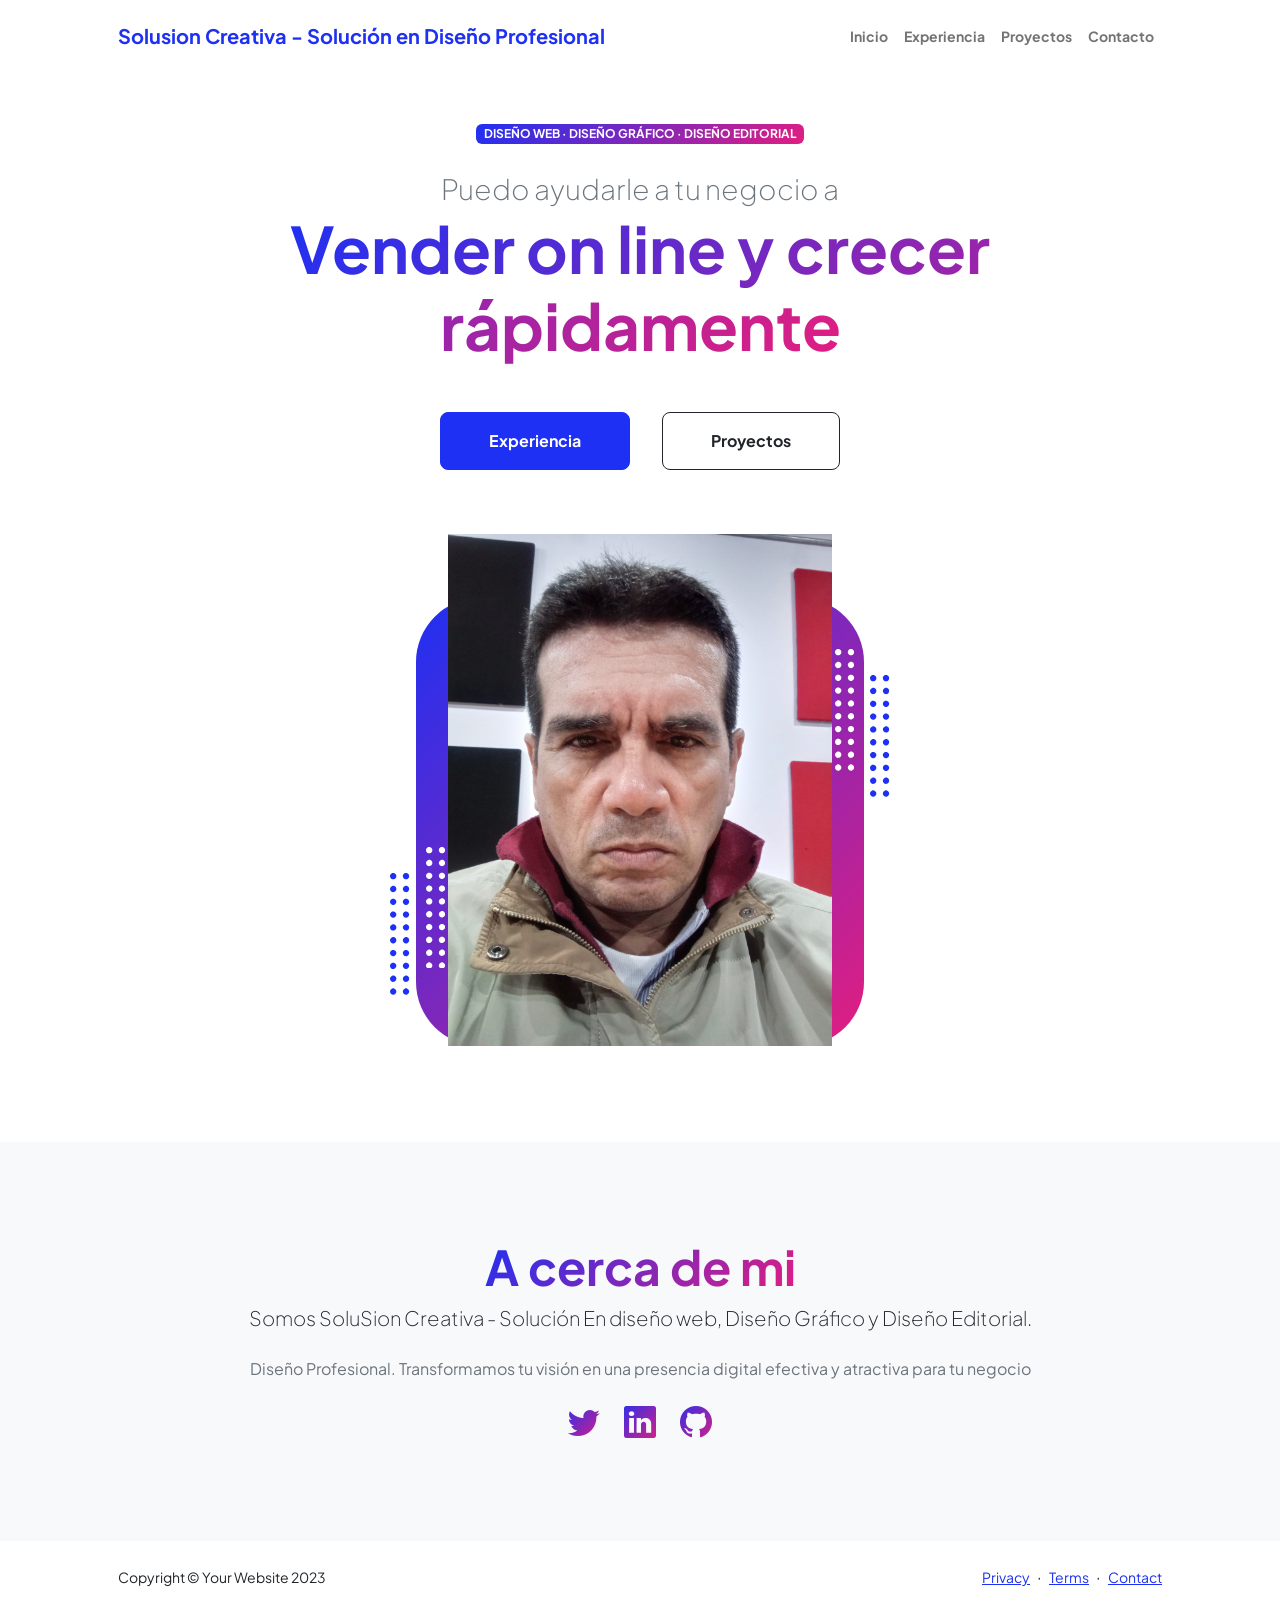
<file: index.html>
<!DOCTYPE html>
<html lang="en">
    <head>
        <meta charset="utf-8" />
        <meta name="viewport" content="width=device-width, initial-scale=1, shrink-to-fit=no" />
        <meta name="description" content="" />
        <meta name="author" content="" />
        <title>CBN-SGC Parcial 1 Sr. Luis</title>
        <!-- Favicon-->
        <link rel="icon" type="image/x-icon" href="assets/favicon.ico" />
        <!-- Custom Google font-->
        <link rel="preconnect" href="https://fonts.googleapis.com" />
        <link rel="preconnect" href="https://fonts.gstatic.com" crossorigin />
        <link href="https://fonts.googleapis.com/css2?family=Plus+Jakarta+Sans:wght@100;200;300;400;500;600;700;800;900&amp;display=swap" rel="stylesheet" />
        <!-- Bootstrap icons-->
        <link href="https://cdn.jsdelivr.net/npm/bootstrap-icons@1.8.1/font/bootstrap-icons.css" rel="stylesheet" />
        <!-- Core theme CSS (includes Bootstrap)-->
        <link href="css/styles.css" rel="stylesheet" />
    </head>
    <body class="d-flex flex-column h-100">
        <main class="flex-shrink-0">
            <!-- Navigation-->
            <nav class="navbar navbar-expand-lg navbar-light bg-white py-3">
                <div class="container px-5">
                    <a class="navbar-brand" href="index.html"><span class="fw-bolder text-primary">Solusion Creativa - Solución en Diseño Profesional</span></a>
                    <button class="navbar-toggler" type="button" data-bs-toggle="collapse" data-bs-target="#navbarSupportedContent" aria-controls="navbarSupportedContent" aria-expanded="false" aria-label="Toggle navigation"><span class="navbar-toggler-icon"></span></button>
                    <div class="collapse navbar-collapse" id="navbarSupportedContent">
                        <ul class="navbar-nav ms-auto mb-2 mb-lg-0 small fw-bolder">
                            <li class="nav-item"><a class="nav-link" href="index.html">Inicio</a></li>
                            <li class="nav-item"><a class="nav-link" href="resume.html">Experiencia</a></li>
                            <li class="nav-item"><a class="nav-link" href="projects.html">Proyectos</a></li>
                            <li class="nav-item"><a class="nav-link" href="contact.html">Contacto</a></li>
                        </ul>
                    </div>
                </div>
            </nav>
            <!-- Header-->
            <header class="py-5">
                <div class="container px-5 pb-5">
                    <div class="row gx-5 align-items-center">
                        <div class="col-xxl-5">
                            <!-- Header text content-->
                            <div class="text-center text-xxl-start">
                                <div class="badge bg-gradient-primary-to-secondary text-white mb-4"><div class="text-uppercase">Diseño Web &middot; Diseño Gráfico &middot; Diseño Editorial</div></div>
                                <div class="fs-3 fw-light text-muted">Puedo ayudarle a tu negocio a</div>
                                <h1 class="display-3 fw-bolder mb-5"><span class="text-gradient d-inline">Vender on line y crecer rápidamente</span></h1>
                                <div class="d-grid gap-3 d-sm-flex justify-content-sm-center justify-content-xxl-start mb-3">
                                    <a class="btn btn-primary btn-lg px-5 py-3 me-sm-3 fs-6 fw-bolder" href="resume.html">Experiencia</a>
                                    <a class="btn btn-outline-dark btn-lg px-5 py-3 fs-6 fw-bolder" href="projects.html">Proyectos</a>
                                </div>
                            </div>
                        </div>
                        <div class="col-xxl-7">
                            <!-- Header profile picture-->
                            <div class="d-flex justify-content-center mt-5 mt-xxl-0">
                                <div class="profile bg-gradient-primary-to-secondary">
                                    <!-- TIP: For best results, use a photo with a transparent background like the demo example below-->
                                    <!-- Watch a tutorial on how to do this on YouTube (link)-->
                                    <img class="profile-img" src="assets/profile.png" alt="..." />
                                    <div class="dots-1">
                                        <!-- SVG Dots-->
                                        <svg version="1.1" xmlns="http://www.w3.org/2000/svg" xmlns:xlink="http://www.w3.org/1999/xlink" x="0px" y="0px" viewBox="0 0 191.6 1215.4" style="enable-background: new 0 0 191.6 1215.4" xml:space="preserve">
                                            <g transform="translate(0.000000,1280.000000) scale(0.100000,-0.100000)">
                                                <path d="M227.7,12788.6c-105-35-200-141-222-248c-43-206,163-412,369-369c155,32,275,190,260,339c-11,105-90,213-190,262        C383.7,12801.6,289.7,12808.6,227.7,12788.6z"></path>
                                                <path d="M1507.7,12788.6c-151-50-253-216-222-362c25-119,136-230,254-255c194-41,395,142,375,339c-11,105-90,213-190,262        C1663.7,12801.6,1569.7,12808.6,1507.7,12788.6z"></path>
                                                <path d="M227.7,11508.6c-105-35-200-141-222-248c-43-206,163-412,369-369c155,32,275,190,260,339c-11,105-90,213-190,262        C383.7,11521.6,289.7,11528.6,227.7,11508.6z"></path>
                                                <path d="M1507.7,11508.6c-151-50-253-216-222-362c25-119,136-230,254-255c194-41,395,142,375,339c-11,105-90,213-190,262        C1663.7,11521.6,1569.7,11528.6,1507.7,11508.6z"></path>
                                                <path d="M227.7,10228.6c-105-35-200-141-222-248c-43-206,163-412,369-369c155,32,275,190,260,339c-11,105-90,213-190,262        C383.7,10241.6,289.7,10248.6,227.7,10228.6z"></path>
                                                <path d="M1507.7,10228.6c-105-35-200-141-222-248c-43-206,163-412,369-369c155,32,275,190,260,339c-11,105-90,213-190,262        C1663.7,10241.6,1569.7,10248.6,1507.7,10228.6z"></path>
                                                <path d="M227.7,8948.6c-105-35-200-141-222-248c-43-206,163-412,369-369c155,32,275,190,260,339c-11,105-90,213-190,262        C383.7,8961.6,289.7,8968.6,227.7,8948.6z"></path>
                                                <path d="M1507.7,8948.6c-105-35-200-141-222-248c-43-206,163-412,369-369c155,32,275,190,260,339c-11,105-90,213-190,262        C1663.7,8961.6,1569.7,8968.6,1507.7,8948.6z"></path>
                                                <path d="M227.7,7668.6c-105-35-200-141-222-248c-43-206,163-412,369-369c155,32,275,190,260,339c-11,105-90,213-190,262        C383.7,7681.6,289.7,7688.6,227.7,7668.6z"></path>
                                                <path d="M1507.7,7668.6c-105-35-200-141-222-248c-43-206,163-412,369-369c155,32,275,190,260,339c-11,105-90,213-190,262        C1663.7,7681.6,1569.7,7688.6,1507.7,7668.6z"></path>
                                                <path d="M227.7,6388.6c-105-35-200-141-222-248c-43-206,163-412,369-369c155,32,275,190,260,339c-11,105-90,213-190,262        C383.7,6401.6,289.7,6408.6,227.7,6388.6z"></path>
                                                <path d="M1507.7,6388.6c-105-35-200-141-222-248c-43-206,163-412,369-369c155,32,275,190,260,339c-11,105-90,213-190,262        C1663.7,6401.6,1569.7,6408.6,1507.7,6388.6z"></path>
                                                <path d="M227.7,5108.6c-105-35-200-141-222-248c-43-206,163-412,369-369c155,32,275,190,260,339c-11,105-90,213-190,262        C383.7,5121.6,289.7,5128.6,227.7,5108.6z"></path>
                                                <path d="M1507.7,5108.6c-105-35-200-141-222-248c-43-206,163-412,369-369c155,32,275,190,260,339c-11,105-90,213-190,262        C1663.7,5121.6,1569.7,5128.6,1507.7,5108.6z"></path>
                                                <path d="M227.7,3828.6c-105-35-200-141-222-248c-43-206,163-412,369-369c155,32,275,190,260,339c-11,105-90,213-190,262        C383.7,3841.6,289.7,3848.6,227.7,3828.6z"></path>
                                                <path d="M1507.7,3828.6c-105-35-200-141-222-248c-43-206,163-412,369-369c155,32,275,190,260,339c-11,105-90,213-190,262        C1663.7,3841.6,1569.7,3848.6,1507.7,3828.6z"></path>
                                                <path d="M227.7,2548.6c-105-35-200-141-222-248c-43-206,163-412,369-369c155,32,275,190,260,339c-11,105-90,213-190,262        C383.7,2561.6,289.7,2568.6,227.7,2548.6z"></path>
                                                <path d="M1507.7,2548.6c-105-35-200-141-222-248c-43-206,163-412,369-369c155,32,275,190,260,339c-11,105-90,213-190,262        C1663.7,2561.6,1569.7,2568.6,1507.7,2548.6z"></path>
                                                <path d="M227.7,1268.6c-105-35-200-141-222-248c-43-206,163-412,369-369c155,32,275,190,260,339c-11,105-90,213-190,262        C383.7,1281.6,289.7,1288.6,227.7,1268.6z"></path>
                                                <path d="M1507.7,1268.6c-105-35-200-141-222-248c-43-206,163-412,369-369c155,32,275,190,260,339c-11,105-90,213-190,262        C1663.7,1281.6,1569.7,1288.6,1507.7,1268.6z"></path>
                                            </g>
                                        </svg>
                                        <!-- END of SVG dots-->
                                    </div>
                                    <div class="dots-2">
                                        <!-- SVG Dots-->
                                        <svg version="1.1" xmlns="http://www.w3.org/2000/svg" xmlns:xlink="http://www.w3.org/1999/xlink" x="0px" y="0px" viewBox="0 0 191.6 1215.4" style="enable-background: new 0 0 191.6 1215.4" xml:space="preserve">
                                            <g transform="translate(0.000000,1280.000000) scale(0.100000,-0.100000)">
                                                <path d="M227.7,12788.6c-105-35-200-141-222-248c-43-206,163-412,369-369c155,32,275,190,260,339c-11,105-90,213-190,262        C383.7,12801.6,289.7,12808.6,227.7,12788.6z"></path>
                                                <path d="M1507.7,12788.6c-151-50-253-216-222-362c25-119,136-230,254-255c194-41,395,142,375,339c-11,105-90,213-190,262        C1663.7,12801.6,1569.7,12808.6,1507.7,12788.6z"></path>
                                                <path d="M227.7,11508.6c-105-35-200-141-222-248c-43-206,163-412,369-369c155,32,275,190,260,339c-11,105-90,213-190,262        C383.7,11521.6,289.7,11528.6,227.7,11508.6z"></path>
                                                <path d="M1507.7,11508.6c-151-50-253-216-222-362c25-119,136-230,254-255c194-41,395,142,375,339c-11,105-90,213-190,262        C1663.7,11521.6,1569.7,11528.6,1507.7,11508.6z"></path>
                                                <path d="M227.7,10228.6c-105-35-200-141-222-248c-43-206,163-412,369-369c155,32,275,190,260,339c-11,105-90,213-190,262        C383.7,10241.6,289.7,10248.6,227.7,10228.6z"></path>
                                                <path d="M1507.7,10228.6c-105-35-200-141-222-248c-43-206,163-412,369-369c155,32,275,190,260,339c-11,105-90,213-190,262        C1663.7,10241.6,1569.7,10248.6,1507.7,10228.6z"></path>
                                                <path d="M227.7,8948.6c-105-35-200-141-222-248c-43-206,163-412,369-369c155,32,275,190,260,339c-11,105-90,213-190,262        C383.7,8961.6,289.7,8968.6,227.7,8948.6z"></path>
                                                <path d="M1507.7,8948.6c-105-35-200-141-222-248c-43-206,163-412,369-369c155,32,275,190,260,339c-11,105-90,213-190,262        C1663.7,8961.6,1569.7,8968.6,1507.7,8948.6z"></path>
                                                <path d="M227.7,7668.6c-105-35-200-141-222-248c-43-206,163-412,369-369c155,32,275,190,260,339c-11,105-90,213-190,262        C383.7,7681.6,289.7,7688.6,227.7,7668.6z"></path>
                                                <path d="M1507.7,7668.6c-105-35-200-141-222-248c-43-206,163-412,369-369c155,32,275,190,260,339c-11,105-90,213-190,262        C1663.7,7681.6,1569.7,7688.6,1507.7,7668.6z"></path>
                                                <path d="M227.7,6388.6c-105-35-200-141-222-248c-43-206,163-412,369-369c155,32,275,190,260,339c-11,105-90,213-190,262        C383.7,6401.6,289.7,6408.6,227.7,6388.6z"></path>
                                                <path d="M1507.7,6388.6c-105-35-200-141-222-248c-43-206,163-412,369-369c155,32,275,190,260,339c-11,105-90,213-190,262        C1663.7,6401.6,1569.7,6408.6,1507.7,6388.6z"></path>
                                                <path d="M227.7,5108.6c-105-35-200-141-222-248c-43-206,163-412,369-369c155,32,275,190,260,339c-11,105-90,213-190,262        C383.7,5121.6,289.7,5128.6,227.7,5108.6z"></path>
                                                <path d="M1507.7,5108.6c-105-35-200-141-222-248c-43-206,163-412,369-369c155,32,275,190,260,339c-11,105-90,213-190,262        C1663.7,5121.6,1569.7,5128.6,1507.7,5108.6z"></path>
                                                <path d="M227.7,3828.6c-105-35-200-141-222-248c-43-206,163-412,369-369c155,32,275,190,260,339c-11,105-90,213-190,262        C383.7,3841.6,289.7,3848.6,227.7,3828.6z"></path>
                                                <path d="M1507.7,3828.6c-105-35-200-141-222-248c-43-206,163-412,369-369c155,32,275,190,260,339c-11,105-90,213-190,262        C1663.7,3841.6,1569.7,3848.6,1507.7,3828.6z"></path>
                                                <path d="M227.7,2548.6c-105-35-200-141-222-248c-43-206,163-412,369-369c155,32,275,190,260,339c-11,105-90,213-190,262        C383.7,2561.6,289.7,2568.6,227.7,2548.6z"></path>
                                                <path d="M1507.7,2548.6c-105-35-200-141-222-248c-43-206,163-412,369-369c155,32,275,190,260,339c-11,105-90,213-190,262        C1663.7,2561.6,1569.7,2568.6,1507.7,2548.6z"></path>
                                                <path d="M227.7,1268.6c-105-35-200-141-222-248c-43-206,163-412,369-369c155,32,275,190,260,339c-11,105-90,213-190,262        C383.7,1281.6,289.7,1288.6,227.7,1268.6z"></path>
                                                <path d="M1507.7,1268.6c-105-35-200-141-222-248c-43-206,163-412,369-369c155,32,275,190,260,339c-11,105-90,213-190,262        C1663.7,1281.6,1569.7,1288.6,1507.7,1268.6z"></path>
                                            </g>
                                        </svg>
                                        <!-- END of SVG dots-->
                                    </div>
                                    <div class="dots-3">
                                        <!-- SVG Dots-->
                                        <svg version="1.1" xmlns="http://www.w3.org/2000/svg" xmlns:xlink="http://www.w3.org/1999/xlink" x="0px" y="0px" viewBox="0 0 191.6 1215.4" style="enable-background: new 0 0 191.6 1215.4" xml:space="preserve">
                                            <g transform="translate(0.000000,1280.000000) scale(0.100000,-0.100000)">
                                                <path d="M227.7,12788.6c-105-35-200-141-222-248c-43-206,163-412,369-369c155,32,275,190,260,339c-11,105-90,213-190,262        C383.7,12801.6,289.7,12808.6,227.7,12788.6z"></path>
                                                <path d="M1507.7,12788.6c-151-50-253-216-222-362c25-119,136-230,254-255c194-41,395,142,375,339c-11,105-90,213-190,262        C1663.7,12801.6,1569.7,12808.6,1507.7,12788.6z"></path>
                                                <path d="M227.7,11508.6c-105-35-200-141-222-248c-43-206,163-412,369-369c155,32,275,190,260,339c-11,105-90,213-190,262        C383.7,11521.6,289.7,11528.6,227.7,11508.6z"></path>
                                                <path d="M1507.7,11508.6c-151-50-253-216-222-362c25-119,136-230,254-255c194-41,395,142,375,339c-11,105-90,213-190,262        C1663.7,11521.6,1569.7,11528.6,1507.7,11508.6z"></path>
                                                <path d="M227.7,10228.6c-105-35-200-141-222-248c-43-206,163-412,369-369c155,32,275,190,260,339c-11,105-90,213-190,262        C383.7,10241.6,289.7,10248.6,227.7,10228.6z"></path>
                                                <path d="M1507.7,10228.6c-105-35-200-141-222-248c-43-206,163-412,369-369c155,32,275,190,260,339c-11,105-90,213-190,262        C1663.7,10241.6,1569.7,10248.6,1507.7,10228.6z"></path>
                                                <path d="M227.7,8948.6c-105-35-200-141-222-248c-43-206,163-412,369-369c155,32,275,190,260,339c-11,105-90,213-190,262        C383.7,8961.6,289.7,8968.6,227.7,8948.6z"></path>
                                                <path d="M1507.7,8948.6c-105-35-200-141-222-248c-43-206,163-412,369-369c155,32,275,190,260,339c-11,105-90,213-190,262        C1663.7,8961.6,1569.7,8968.6,1507.7,8948.6z"></path>
                                                <path d="M227.7,7668.6c-105-35-200-141-222-248c-43-206,163-412,369-369c155,32,275,190,260,339c-11,105-90,213-190,262        C383.7,7681.6,289.7,7688.6,227.7,7668.6z"></path>
                                                <path d="M1507.7,7668.6c-105-35-200-141-222-248c-43-206,163-412,369-369c155,32,275,190,260,339c-11,105-90,213-190,262        C1663.7,7681.6,1569.7,7688.6,1507.7,7668.6z"></path>
                                                <path d="M227.7,6388.6c-105-35-200-141-222-248c-43-206,163-412,369-369c155,32,275,190,260,339c-11,105-90,213-190,262        C383.7,6401.6,289.7,6408.6,227.7,6388.6z"></path>
                                                <path d="M1507.7,6388.6c-105-35-200-141-222-248c-43-206,163-412,369-369c155,32,275,190,260,339c-11,105-90,213-190,262        C1663.7,6401.6,1569.7,6408.6,1507.7,6388.6z"></path>
                                                <path d="M227.7,5108.6c-105-35-200-141-222-248c-43-206,163-412,369-369c155,32,275,190,260,339c-11,105-90,213-190,262        C383.7,5121.6,289.7,5128.6,227.7,5108.6z"></path>
                                                <path d="M1507.7,5108.6c-105-35-200-141-222-248c-43-206,163-412,369-369c155,32,275,190,260,339c-11,105-90,213-190,262        C1663.7,5121.6,1569.7,5128.6,1507.7,5108.6z"></path>
                                                <path d="M227.7,3828.6c-105-35-200-141-222-248c-43-206,163-412,369-369c155,32,275,190,260,339c-11,105-90,213-190,262        C383.7,3841.6,289.7,3848.6,227.7,3828.6z"></path>
                                                <path d="M1507.7,3828.6c-105-35-200-141-222-248c-43-206,163-412,369-369c155,32,275,190,260,339c-11,105-90,213-190,262        C1663.7,3841.6,1569.7,3848.6,1507.7,3828.6z"></path>
                                                <path d="M227.7,2548.6c-105-35-200-141-222-248c-43-206,163-412,369-369c155,32,275,190,260,339c-11,105-90,213-190,262        C383.7,2561.6,289.7,2568.6,227.7,2548.6z"></path>
                                                <path d="M1507.7,2548.6c-105-35-200-141-222-248c-43-206,163-412,369-369c155,32,275,190,260,339c-11,105-90,213-190,262        C1663.7,2561.6,1569.7,2568.6,1507.7,2548.6z"></path>
                                                <path d="M227.7,1268.6c-105-35-200-141-222-248c-43-206,163-412,369-369c155,32,275,190,260,339c-11,105-90,213-190,262        C383.7,1281.6,289.7,1288.6,227.7,1268.6z"></path>
                                                <path d="M1507.7,1268.6c-105-35-200-141-222-248c-43-206,163-412,369-369c155,32,275,190,260,339c-11,105-90,213-190,262        C1663.7,1281.6,1569.7,1288.6,1507.7,1268.6z"></path>
                                            </g>
                                        </svg>
                                        <!-- END of SVG dots-->
                                    </div>
                                    <div class="dots-4">
                                        <!-- SVG Dots-->
                                        <svg version="1.1" xmlns="http://www.w3.org/2000/svg" xmlns:xlink="http://www.w3.org/1999/xlink" x="0px" y="0px" viewBox="0 0 191.6 1215.4" style="enable-background: new 0 0 191.6 1215.4" xml:space="preserve">
                                            <g transform="translate(0.000000,1280.000000) scale(0.100000,-0.100000)">
                                                <path d="M227.7,12788.6c-105-35-200-141-222-248c-43-206,163-412,369-369c155,32,275,190,260,339c-11,105-90,213-190,262        C383.7,12801.6,289.7,12808.6,227.7,12788.6z"></path>
                                                <path d="M1507.7,12788.6c-151-50-253-216-222-362c25-119,136-230,254-255c194-41,395,142,375,339c-11,105-90,213-190,262        C1663.7,12801.6,1569.7,12808.6,1507.7,12788.6z"></path>
                                                <path d="M227.7,11508.6c-105-35-200-141-222-248c-43-206,163-412,369-369c155,32,275,190,260,339c-11,105-90,213-190,262        C383.7,11521.6,289.7,11528.6,227.7,11508.6z"></path>
                                                <path d="M1507.7,11508.6c-151-50-253-216-222-362c25-119,136-230,254-255c194-41,395,142,375,339c-11,105-90,213-190,262        C1663.7,11521.6,1569.7,11528.6,1507.7,11508.6z"></path>
                                                <path d="M227.7,10228.6c-105-35-200-141-222-248c-43-206,163-412,369-369c155,32,275,190,260,339c-11,105-90,213-190,262        C383.7,10241.6,289.7,10248.6,227.7,10228.6z"></path>
                                                <path d="M1507.7,10228.6c-105-35-200-141-222-248c-43-206,163-412,369-369c155,32,275,190,260,339c-11,105-90,213-190,262        C1663.7,10241.6,1569.7,10248.6,1507.7,10228.6z"></path>
                                                <path d="M227.7,8948.6c-105-35-200-141-222-248c-43-206,163-412,369-369c155,32,275,190,260,339c-11,105-90,213-190,262        C383.7,8961.6,289.7,8968.6,227.7,8948.6z"></path>
                                                <path d="M1507.7,8948.6c-105-35-200-141-222-248c-43-206,163-412,369-369c155,32,275,190,260,339c-11,105-90,213-190,262        C1663.7,8961.6,1569.7,8968.6,1507.7,8948.6z"></path>
                                                <path d="M227.7,7668.6c-105-35-200-141-222-248c-43-206,163-412,369-369c155,32,275,190,260,339c-11,105-90,213-190,262        C383.7,7681.6,289.7,7688.6,227.7,7668.6z"></path>
                                                <path d="M1507.7,7668.6c-105-35-200-141-222-248c-43-206,163-412,369-369c155,32,275,190,260,339c-11,105-90,213-190,262        C1663.7,7681.6,1569.7,7688.6,1507.7,7668.6z"></path>
                                                <path d="M227.7,6388.6c-105-35-200-141-222-248c-43-206,163-412,369-369c155,32,275,190,260,339c-11,105-90,213-190,262        C383.7,6401.6,289.7,6408.6,227.7,6388.6z"></path>
                                                <path d="M1507.7,6388.6c-105-35-200-141-222-248c-43-206,163-412,369-369c155,32,275,190,260,339c-11,105-90,213-190,262        C1663.7,6401.6,1569.7,6408.6,1507.7,6388.6z"></path>
                                                <path d="M227.7,5108.6c-105-35-200-141-222-248c-43-206,163-412,369-369c155,32,275,190,260,339c-11,105-90,213-190,262        C383.7,5121.6,289.7,5128.6,227.7,5108.6z"></path>
                                                <path d="M1507.7,5108.6c-105-35-200-141-222-248c-43-206,163-412,369-369c155,32,275,190,260,339c-11,105-90,213-190,262        C1663.7,5121.6,1569.7,5128.6,1507.7,5108.6z"></path>
                                                <path d="M227.7,3828.6c-105-35-200-141-222-248c-43-206,163-412,369-369c155,32,275,190,260,339c-11,105-90,213-190,262        C383.7,3841.6,289.7,3848.6,227.7,3828.6z"></path>
                                                <path d="M1507.7,3828.6c-105-35-200-141-222-248c-43-206,163-412,369-369c155,32,275,190,260,339c-11,105-90,213-190,262        C1663.7,3841.6,1569.7,3848.6,1507.7,3828.6z"></path>
                                                <path d="M227.7,2548.6c-105-35-200-141-222-248c-43-206,163-412,369-369c155,32,275,190,260,339c-11,105-90,213-190,262        C383.7,2561.6,289.7,2568.6,227.7,2548.6z"></path>
                                                <path d="M1507.7,2548.6c-105-35-200-141-222-248c-43-206,163-412,369-369c155,32,275,190,260,339c-11,105-90,213-190,262        C1663.7,2561.6,1569.7,2568.6,1507.7,2548.6z"></path>
                                                <path d="M227.7,1268.6c-105-35-200-141-222-248c-43-206,163-412,369-369c155,32,275,190,260,339c-11,105-90,213-190,262        C383.7,1281.6,289.7,1288.6,227.7,1268.6z"></path>
                                                <path d="M1507.7,1268.6c-105-35-200-141-222-248c-43-206,163-412,369-369c155,32,275,190,260,339c-11,105-90,213-190,262        C1663.7,1281.6,1569.7,1288.6,1507.7,1268.6z"></path>
                                            </g>
                                        </svg>
                                        <!-- END of SVG dots-->
                                    </div>
                                </div>
                            </div>
                        </div>
                    </div>
                </div>
            </header>
            <!-- About Section-->
            <section class="bg-light py-5">
                <div class="container px-5">
                    <div class="row gx-5 justify-content-center">
                        <div class="col-xxl-8">
                            <div class="text-center my-5">
                                <h2 class="display-5 fw-bolder"><span class="text-gradient d-inline">A cerca de mi</span></h2>
                                <p class="lead fw-light mb-4">Somos SoluSion Creativa - Solución En diseño web, Diseño Gráfico y Diseño Editorial.</p>
                                <p class="text-muted">Diseño Profesional. Transformamos tu visión en una presencia digital efectiva y atractiva para tu negocio</p>
                                <div class="d-flex justify-content-center fs-2 gap-4">
                                    <a class="text-gradient" href="#!"><i class="bi bi-twitter"></i></a>
                                    <a class="text-gradient" href="#!"><i class="bi bi-linkedin"></i></a>
                                    <a class="text-gradient" href="#!"><i class="bi bi-github"></i></a>
                                </div>
                            </div>
                        </div>
                    </div>
                </div>
            </section>
        </main>
        <!-- Footer-->
        <footer class="bg-white py-4 mt-auto">
            <div class="container px-5">
                <div class="row align-items-center justify-content-between flex-column flex-sm-row">
                    <div class="col-auto"><div class="small m-0">Copyright &copy; Your Website 2023</div></div>
                    <div class="col-auto">
                        <a class="small" href="#!">Privacy</a>
                        <span class="mx-1">&middot;</span>
                        <a class="small" href="#!">Terms</a>
                        <span class="mx-1">&middot;</span>
                        <a class="small" href="#!">Contact</a>
                    </div>
                </div>
            </div>
        </footer>
        <!-- Bootstrap core JS-->
        <script src="https://cdn.jsdelivr.net/npm/bootstrap@5.2.3/dist/js/bootstrap.bundle.min.js"></script>
        <!-- Core theme JS-->
        <script src="js/scripts.js"></script>
    </body>
</html>
</file>
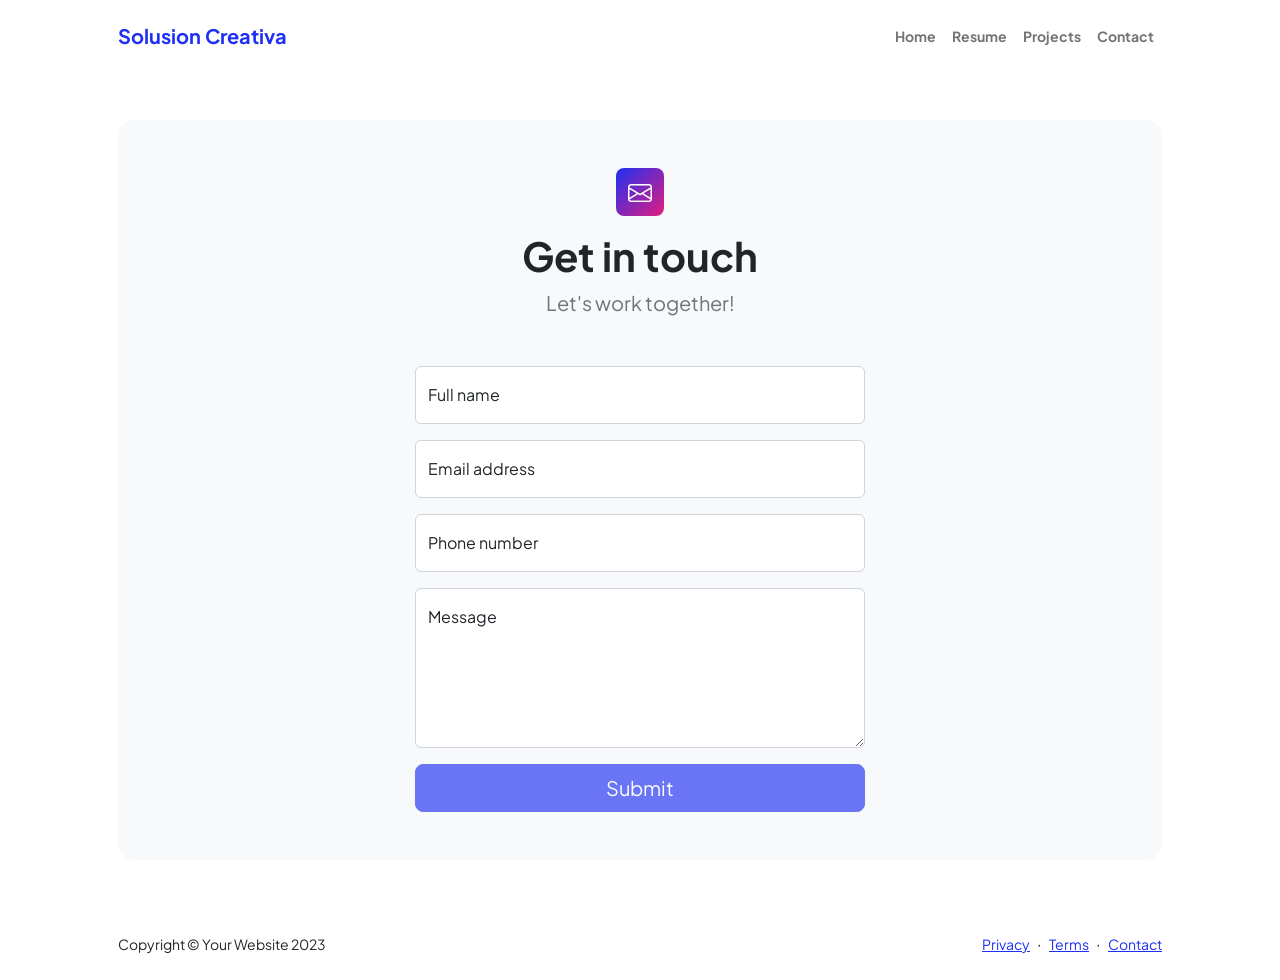
<file: contact.html>
<!DOCTYPE html>
<html lang="en">
    <head>
        <meta charset="utf-8" />
        <meta name="viewport" content="width=device-width, initial-scale=1, shrink-to-fit=no" />
        <meta name="description" content />
        <meta name="author" content />
        <title>Modern Business - Start Bootstrap Template</title>
        <!-- Favicon-->
        <link rel="icon" type="image/x-icon" href="assets/favicon.ico" />
        <!-- Custom Google font-->
        <link rel="preconnect" href="https://fonts.googleapis.com" />
        <link rel="preconnect" href="https://fonts.gstatic.com" crossorigin />
        <link href="https://fonts.googleapis.com/css2?family=Plus+Jakarta+Sans:wght@100;200;300;400;500;600;700;800;900&amp;display=swap" rel="stylesheet" />
        <!-- Bootstrap icons-->
        <link href="https://cdn.jsdelivr.net/npm/bootstrap-icons@1.8.1/font/bootstrap-icons.css" rel="stylesheet" />
        <!-- Core theme CSS (includes Bootstrap)-->
        <link href="css/styles.css" rel="stylesheet" />
    </head>
    <body class="d-flex flex-column">
        <main class="flex-shrink-0">
            <!-- Navigation-->
            <nav class="navbar navbar-expand-lg navbar-light bg-white py-3">
                <div class="container px-5">
                    <a class="navbar-brand" href="index.html"><span class="fw-bolder text-primary">Solusion Creativa</span></a>
                    <button class="navbar-toggler" type="button" data-bs-toggle="collapse" data-bs-target="#navbarSupportedContent" aria-controls="navbarSupportedContent" aria-expanded="false" aria-label="Toggle navigation"><span class="navbar-toggler-icon"></span></button>
                    <div class="collapse navbar-collapse" id="navbarSupportedContent">
                        <ul class="navbar-nav ms-auto mb-2 mb-lg-0 small fw-bolder">
                            <li class="nav-item"><a class="nav-link" href="index.html">Home</a></li>
                            <li class="nav-item"><a class="nav-link" href="resume.html">Resume</a></li>
                            <li class="nav-item"><a class="nav-link" href="projects.html">Projects</a></li>
                            <li class="nav-item"><a class="nav-link" href="contact.html">Contact</a></li>
                        </ul>
                    </div>
                </div>
            </nav>
            <!-- Page content-->
            <section class="py-5">
                <div class="container px-5">
                    <!-- Contact form-->
                    <div class="bg-light rounded-4 py-5 px-4 px-md-5">
                        <div class="text-center mb-5">
                            <div class="feature bg-primary bg-gradient-primary-to-secondary text-white rounded-3 mb-3"><i class="bi bi-envelope"></i></div>
                            <h1 class="fw-bolder">Get in touch</h1>
                            <p class="lead fw-normal text-muted mb-0">Let's work together!</p>
                        </div>
                        <div class="row gx-5 justify-content-center">
                            <div class="col-lg-8 col-xl-6">
                                <!-- * * * * * * * * * * * * * * *-->
                                <!-- * * SB Forms Contact Form * *-->
                                <!-- * * * * * * * * * * * * * * *-->
                                <!-- This form is pre-integrated with SB Forms.-->
                                <!-- To make this form functional, sign up at-->
                                <!-- https://startbootstrap.com/solution/contact-forms-->
                                <!-- to get an API token!-->
                                <form id="contactForm" data-sb-form-api-token="API_TOKEN">
                                    <!-- Name input-->
                                    <div class="form-floating mb-3">
                                        <input class="form-control" id="name" type="text" placeholder="Enter your name..." data-sb-validations="required" />
                                        <label for="name">Full name</label>
                                        <div class="invalid-feedback" data-sb-feedback="name:required">A name is required.</div>
                                    </div>
                                    <!-- Email address input-->
                                    <div class="form-floating mb-3">
                                        <input class="form-control" id="email" type="email" placeholder="name@example.com" data-sb-validations="required,email" />
                                        <label for="email">Email address</label>
                                        <div class="invalid-feedback" data-sb-feedback="email:required">An email is required.</div>
                                        <div class="invalid-feedback" data-sb-feedback="email:email">Email is not valid.</div>
                                    </div>
                                    <!-- Phone number input-->
                                    <div class="form-floating mb-3">
                                        <input class="form-control" id="phone" type="tel" placeholder="(123) 456-7890" data-sb-validations="required" />
                                        <label for="phone">Phone number</label>
                                        <div class="invalid-feedback" data-sb-feedback="phone:required">A phone number is required.</div>
                                    </div>
                                    <!-- Message input-->
                                    <div class="form-floating mb-3">
                                        <textarea class="form-control" id="message" type="text" placeholder="Enter your message here..." style="height: 10rem" data-sb-validations="required"></textarea>
                                        <label for="message">Message</label>
                                        <div class="invalid-feedback" data-sb-feedback="message:required">A message is required.</div>
                                    </div>
                                    <!-- Submit success message-->
                                    <!---->
                                    <!-- This is what your users will see when the form-->
                                    <!-- has successfully submitted-->
                                    <div class="d-none" id="submitSuccessMessage">
                                        <div class="text-center mb-3">
                                            <div class="fw-bolder">Form submission successful!</div>
                                            To activate this form, sign up at
                                            <br />
                                            <a href="https://startbootstrap.com/solution/contact-forms">https://startbootstrap.com/solution/contact-forms</a>
                                        </div>
                                    </div>
                                    <!-- Submit error message-->
                                    <!---->
                                    <!-- This is what your users will see when there is-->
                                    <!-- an error submitting the form-->
                                    <div class="d-none" id="submitErrorMessage"><div class="text-center text-danger mb-3">Error sending message!</div></div>
                                    <!-- Submit Button-->
                                    <div class="d-grid"><button class="btn btn-primary btn-lg disabled" id="submitButton" type="submit">Submit</button></div>
                                </form>
                            </div>
                        </div>
                    </div>
                </div>
            </section>
        </main>
        <!-- Footer-->
        <footer class="bg-white py-4 mt-auto">
            <div class="container px-5">
                <div class="row align-items-center justify-content-between flex-column flex-sm-row">
                    <div class="col-auto"><div class="small m-0">Copyright &copy; Your Website 2023</div></div>
                    <div class="col-auto">
                        <a class="small" href="#!">Privacy</a>
                        <span class="mx-1">&middot;</span>
                        <a class="small" href="#!">Terms</a>
                        <span class="mx-1">&middot;</span>
                        <a class="small" href="#!">Contact</a>
                    </div>
                </div>
            </div>
        </footer>
        <!-- Bootstrap core JS-->
        <script src="https://cdn.jsdelivr.net/npm/bootstrap@5.2.3/dist/js/bootstrap.bundle.min.js"></script>
        <!-- Core theme JS-->
        <script src="js/scripts.js"></script>
        <!-- * * * * * * * * * * * * * * * * * * * * * * * * * * * * * * * * * * * * * * * *-->
        <!-- * *                               SB Forms JS                               * *-->
        <!-- * * Activate your form at https://startbootstrap.com/solution/contact-forms * *-->
        <!-- * * * * * * * * * * * * * * * * * * * * * * * * * * * * * * * * * * * * * * * *-->
        <script src="https://cdn.startbootstrap.com/sb-forms-latest.js"></script>
    </body>
</html>
</file>
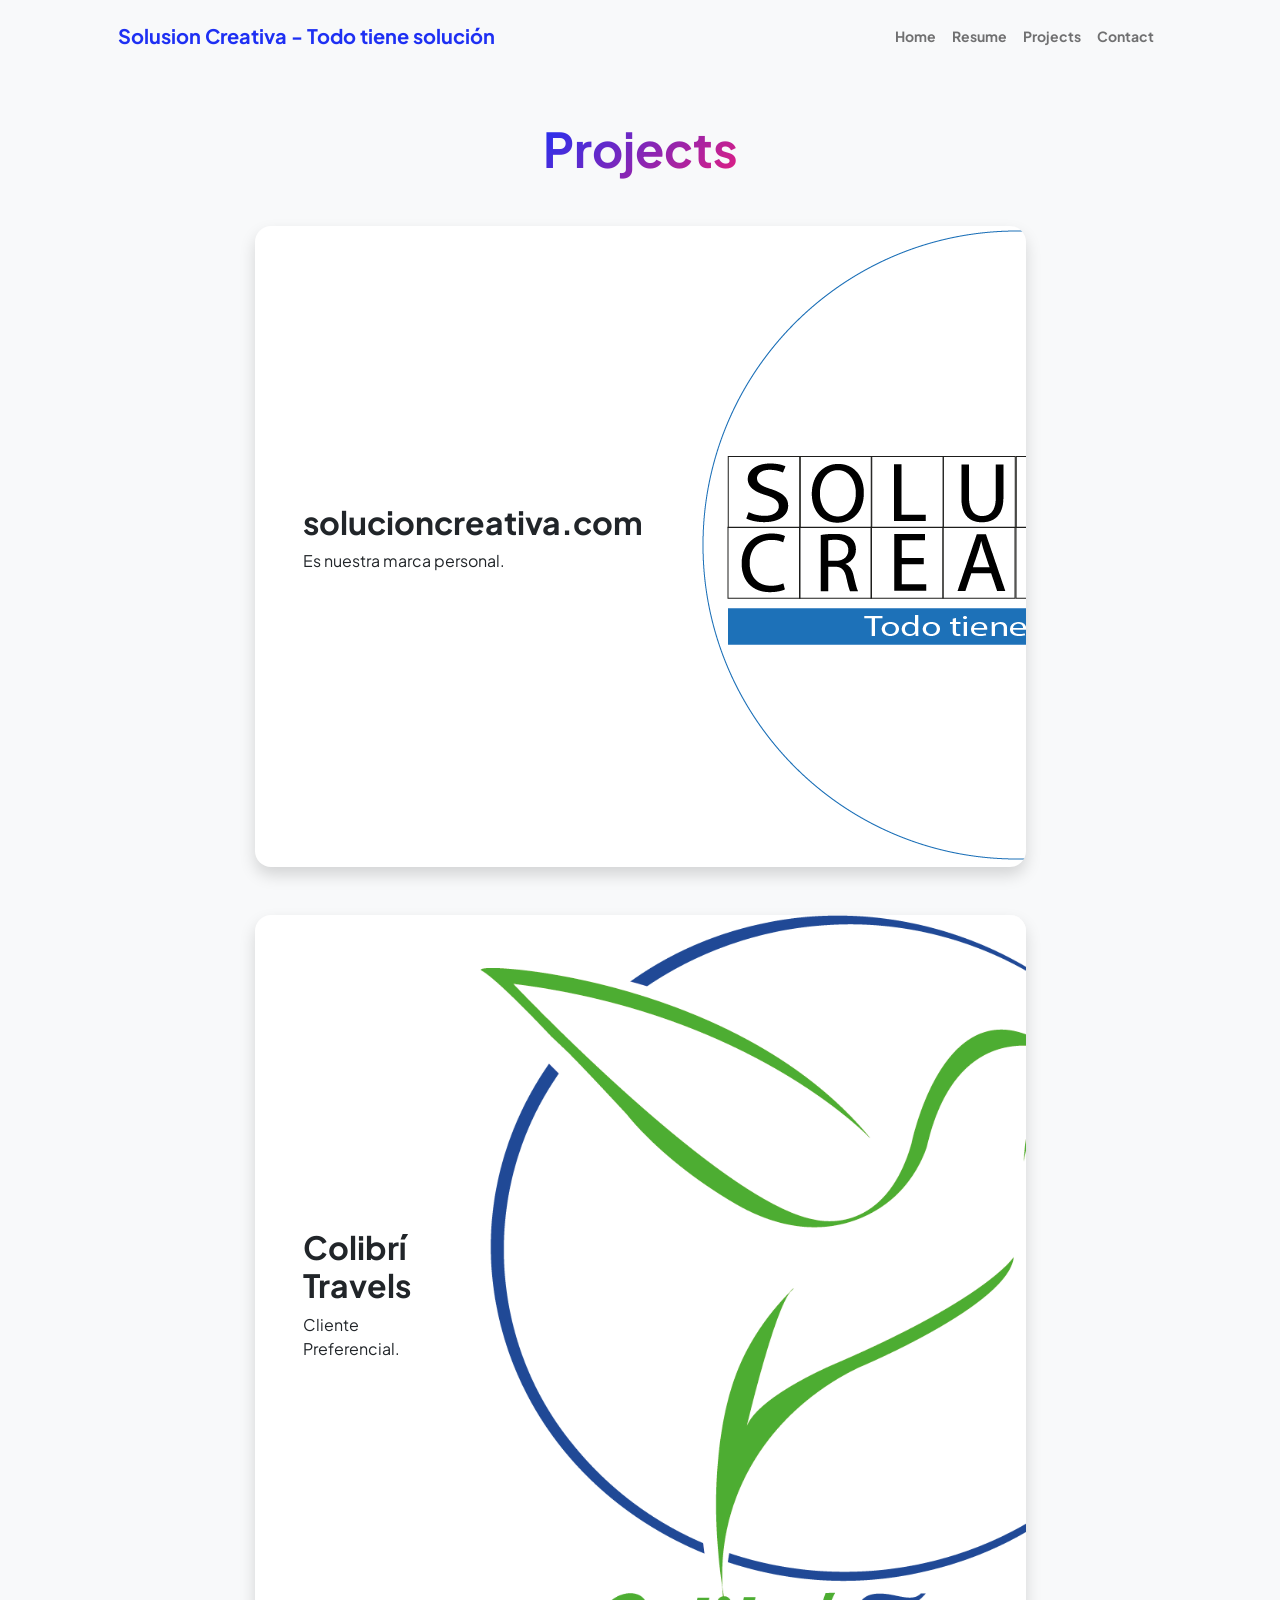
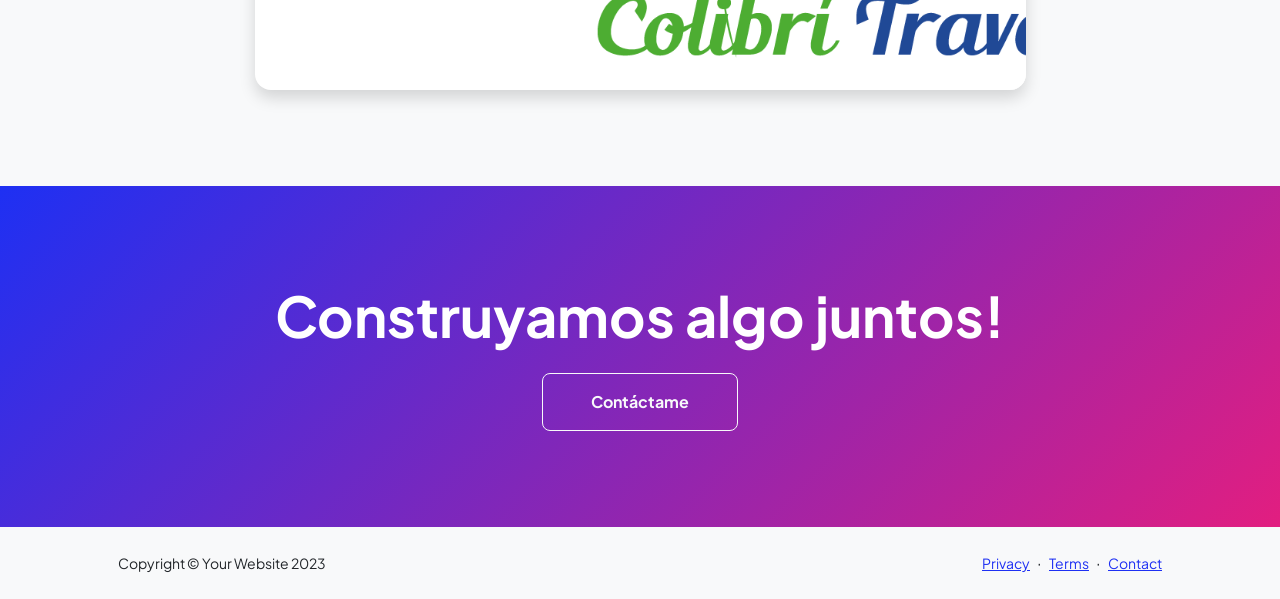
<file: projects.html>
<!DOCTYPE html>
<html lang="en">
    <head>
        <meta charset="utf-8" />
        <meta name="viewport" content="width=device-width, initial-scale=1, shrink-to-fit=no" />
        <meta name="description" content="" />
        <meta name="author" content="" />
        <title>Modern Business - Start Bootstrap Template</title>
        <!-- Favicon-->
        <link rel="icon" type="image/x-icon" href="assets/favicon.ico" />
        <!-- Custom Google font-->
        <link rel="preconnect" href="https://fonts.googleapis.com" />
        <link rel="preconnect" href="https://fonts.gstatic.com" crossorigin />
        <link href="https://fonts.googleapis.com/css2?family=Plus+Jakarta+Sans:wght@100;200;300;400;500;600;700;800;900&amp;display=swap" rel="stylesheet" />
        <!-- Bootstrap icons-->
        <link href="https://cdn.jsdelivr.net/npm/bootstrap-icons@1.8.1/font/bootstrap-icons.css" rel="stylesheet" />
        <!-- Core theme CSS (includes Bootstrap)-->
        <link href="css/styles.css" rel="stylesheet" />
    </head>
    <body class="d-flex flex-column h-100 bg-light">
        <main class="flex-shrink-0">
            <!-- Navigation-->
            <nav class="navbar navbar-expand-lg navbar-light bg-white py-3">
                <div class="container px-5">
                    <a class="navbar-brand" href="index.html"><span class="fw-bolder text-primary">Solusion Creativa - Todo tiene solución</span></a>
                    <button class="navbar-toggler" type="button" data-bs-toggle="collapse" data-bs-target="#navbarSupportedContent" aria-controls="navbarSupportedContent" aria-expanded="false" aria-label="Toggle navigation"><span class="navbar-toggler-icon"></span></button>
                    <div class="collapse navbar-collapse" id="navbarSupportedContent">
                        <ul class="navbar-nav ms-auto mb-2 mb-lg-0 small fw-bolder">
                            <li class="nav-item"><a class="nav-link" href="index.html">Home</a></li>
                            <li class="nav-item"><a class="nav-link" href="resume.html">Resume</a></li>
                            <li class="nav-item"><a class="nav-link" href="projects.html">Projects</a></li>
                            <li class="nav-item"><a class="nav-link" href="contact.html">Contact</a></li>
                        </ul>
                    </div>
                </div>
            </nav>
            <!-- Projects Section-->
            <section class="py-5">
                <div class="container px-5 mb-5">
                    <div class="text-center mb-5">
                        <h1 class="display-5 fw-bolder mb-0"><span class="text-gradient d-inline">Projects</span></h1>
                    </div>
                    <div class="row gx-5 justify-content-center">
                        <div class="col-lg-11 col-xl-9 col-xxl-8">
                            <!-- Project Card 1-->
                            <div class="card overflow-hidden shadow rounded-4 border-0 mb-5">
                                <div class="card-body p-0">
                                    <div class="d-flex align-items-center">
                                        <div class="p-5">
                                            <h2 class="fw-bolder">solucioncreativa.com</h2>
                                            <p>Es nuestra marca personal.</p>
                                        </div>
                                        <img class="img-fluid" src="assets/Solusion Creativa 3.png" alt="..." />
                                    </div>
                                </div>
                            </div>
                            <!-- Project Card 2-->
                            <div class="card overflow-hidden shadow rounded-4 border-0">
                                <div class="card-body p-0">
                                    <div class="d-flex align-items-center">
                                        <div class="p-5">
                                            <h2 class="fw-bolder">Colibrí Travels</h2>
                                            <p>Cliente Preferencial.</p>
                                        </div>
                                        <img class="img-fluid" src="assets/colibri whup.png" alt="..." />
                                    </div>
                                </div>
                            </div>
                        </div>
                    </div>
                </div>
            </section>
            <!-- Call to action section-->
            <section class="py-5 bg-gradient-primary-to-secondary text-white">
                <div class="container px-5 my-5">
                    <div class="text-center">
                        <h2 class="display-4 fw-bolder mb-4">Construyamos algo juntos!</h2>
                        <a class="btn btn-outline-light btn-lg px-5 py-3 fs-6 fw-bolder" href="contact.html">Contáctame</a>
                    </div>
                </div>
            </section>
        </main>
        <!-- Footer-->
        <footer class="bg-white py-4 mt-auto">
            <div class="container px-5">
                <div class="row align-items-center justify-content-between flex-column flex-sm-row">
                    <div class="col-auto"><div class="small m-0">Copyright &copy; Your Website 2023</div></div>
                    <div class="col-auto">
                        <a class="small" href="#!">Privacy</a>
                        <span class="mx-1">&middot;</span>
                        <a class="small" href="#!">Terms</a>
                        <span class="mx-1">&middot;</span>
                        <a class="small" href="#!">Contact</a>
                    </div>
                </div>
            </div>
        </footer>
        <!-- Bootstrap core JS-->
        <script src="https://cdn.jsdelivr.net/npm/bootstrap@5.2.3/dist/js/bootstrap.bundle.min.js"></script>
        <!-- Core theme JS-->
        <script src="js/scripts.js"></script>
    </body>
</html>
</file>
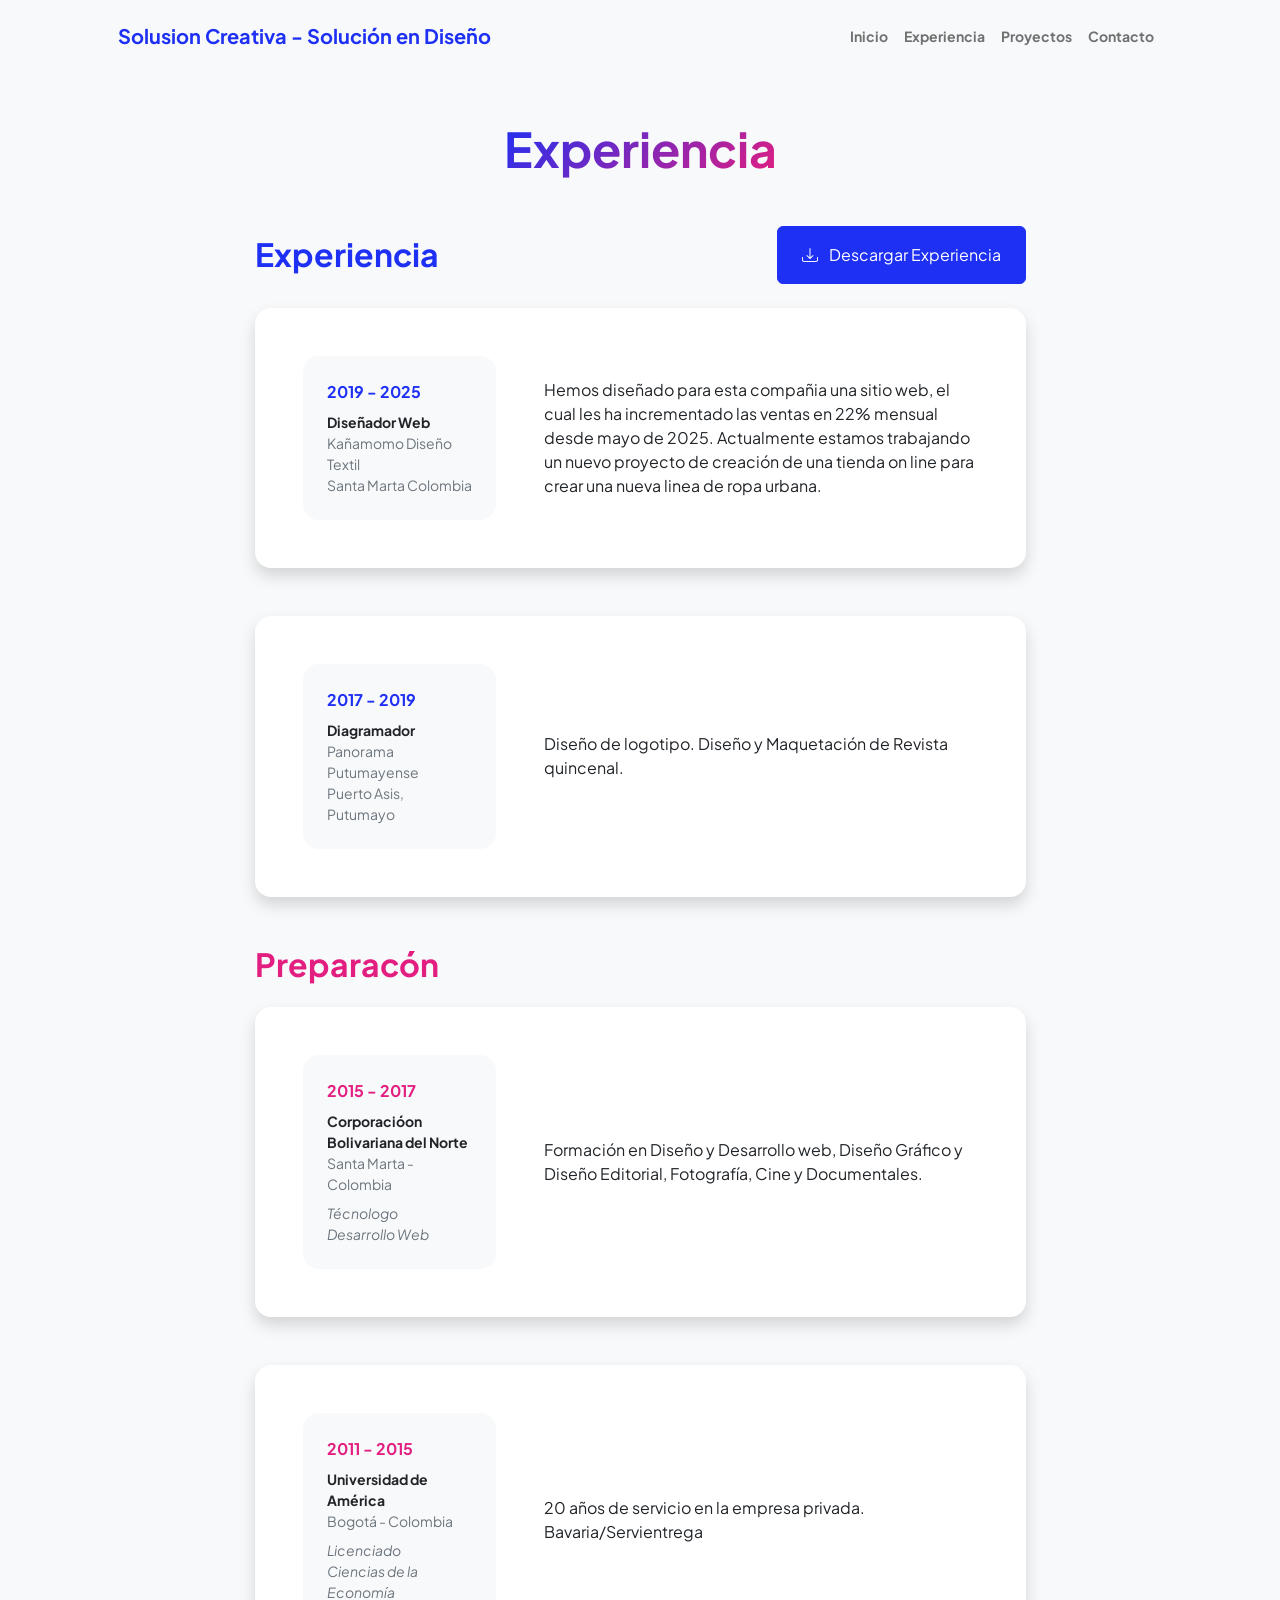
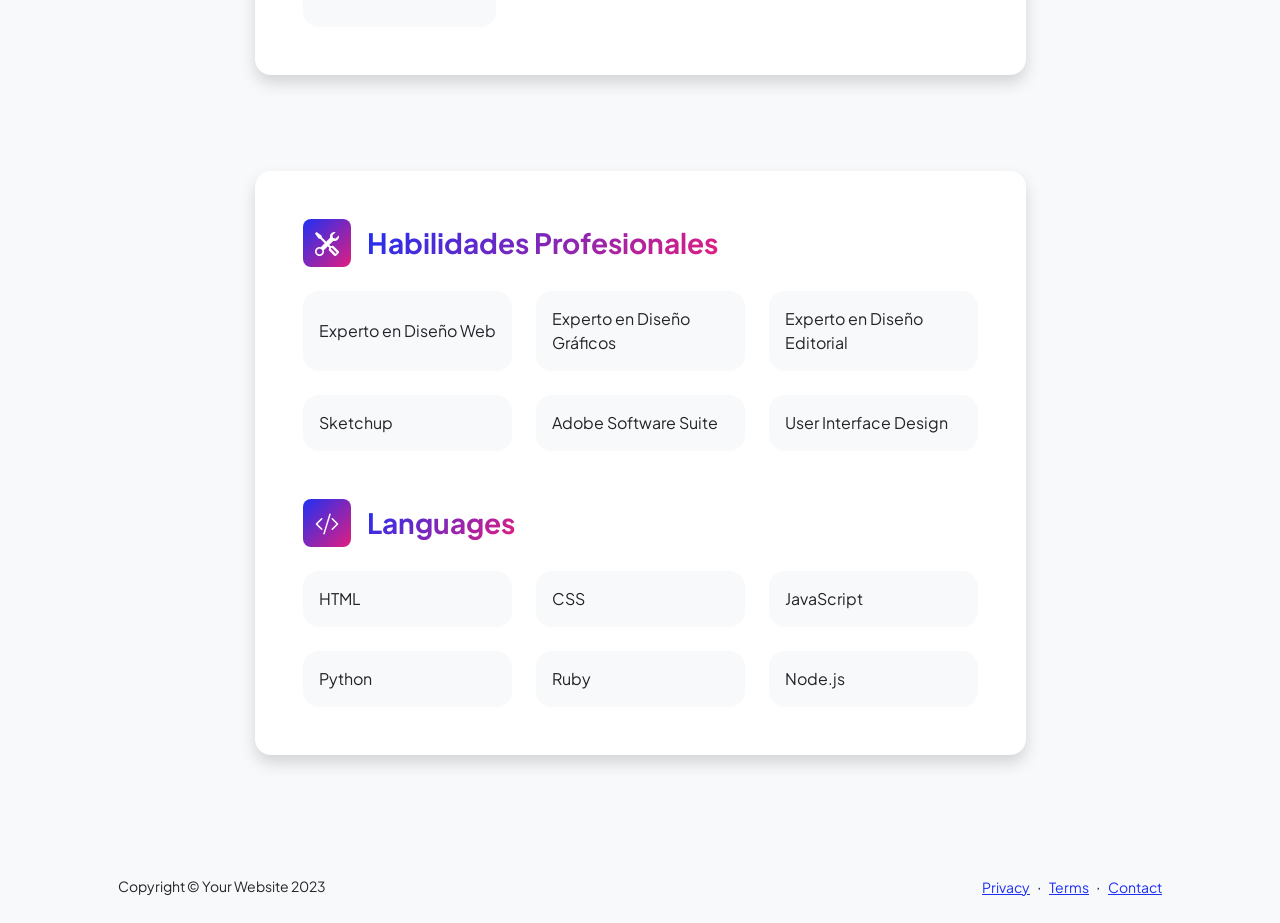
<file: resume.html>
<!DOCTYPE html>
<html lang="en">
    <head>
        <meta charset="utf-8" />
        <meta name="viewport" content="width=device-width, initial-scale=1, shrink-to-fit=no" />
        <meta name="description" content="" />
        <meta name="author" content="" />
        <title>Personal - Start Bootstrap Template</title>
        <!-- Favicon-->
        <link rel="icon" type="image/x-icon" href="assets/favicon.ico" />
        <!-- Custom Google font-->
        <link rel="preconnect" href="https://fonts.googleapis.com" />
        <link rel="preconnect" href="https://fonts.gstatic.com" crossorigin />
        <link href="https://fonts.googleapis.com/css2?family=Plus+Jakarta+Sans:wght@100;200;300;400;500;600;700;800;900&amp;display=swap" rel="stylesheet" />
        <!-- Bootstrap icons-->
        <link href="https://cdn.jsdelivr.net/npm/bootstrap-icons@1.8.1/font/bootstrap-icons.css" rel="stylesheet" />
        <!-- Core theme CSS (includes Bootstrap)-->
        <link href="css/styles.css" rel="stylesheet" />
    </head>
    <body class="d-flex flex-column h-100 bg-light">
        <main class="flex-shrink-0">
            <!-- Navigation-->
            <nav class="navbar navbar-expand-lg navbar-light bg-white py-3">
                <div class="container px-5">
                    <a class="navbar-brand" href="index.html"><span class="fw-bolder text-primary">Solusion Creativa - Solución en Diseño</span></a>
                    <button class="navbar-toggler" type="button" data-bs-toggle="collapse" data-bs-target="#navbarSupportedContent" aria-controls="navbarSupportedContent" aria-expanded="false" aria-label="Toggle navigation"><span class="navbar-toggler-icon"></span></button>
                    <div class="collapse navbar-collapse" id="navbarSupportedContent">
                        <ul class="navbar-nav ms-auto mb-2 mb-lg-0 small fw-bolder">
                            <li class="nav-item"><a class="nav-link" href="index.html">Inicio</a></li>
                            <li class="nav-item"><a class="nav-link" href="resume.html">Experiencia</a></li>
                            <li class="nav-item"><a class="nav-link" href="projects.html">Proyectos</a></li>
                            <li class="nav-item"><a class="nav-link" href="contact.html">Contacto</a></li>
                        </ul>
                    </div>
                </div>
            </nav>
            <!-- Page Content-->
            <div class="container px-5 my-5">
                <div class="text-center mb-5">
                    <h1 class="display-5 fw-bolder mb-0"><span class="text-gradient d-inline">Experiencia</span></h1>
                </div>
                <div class="row gx-5 justify-content-center">
                    <div class="col-lg-11 col-xl-9 col-xxl-8">
                        <!-- Experience Section-->
                        <section>
                            <div class="d-flex align-items-center justify-content-between mb-4">
                                <h2 class="text-primary fw-bolder mb-0">Experiencia</h2>
                                <!-- Download resume button-->
                                <!-- Note: Set the link href target to a PDF file within your project-->
                                <a class="btn btn-primary px-4 py-3" href="#!">
                                    <div class="d-inline-block bi bi-download me-2"></div>
                                    Descargar Experiencia
                                </a>
                            </div>
                            <!-- Experience Card 1-->
                            <div class="card shadow border-0 rounded-4 mb-5">
                                <div class="card-body p-5">
                                    <div class="row align-items-center gx-5">
                                        <div class="col text-center text-lg-start mb-4 mb-lg-0">
                                            <div class="bg-light p-4 rounded-4">
                                                <div class="text-primary fw-bolder mb-2">2019 - 2025</div>
                                                <div class="small fw-bolder">Diseñador Web</div>
                                                <div class="small text-muted">Kañamomo Diseño Textil</div>
                                                <div class="small text-muted">Santa Marta Colombia</div>
                                            </div>
                                        </div>
                                        <div class="col-lg-8"><div>Hemos diseñado para esta compañia una sitio web, el cual les ha incrementado las ventas en 22% mensual desde mayo de 2025. Actualmente estamos trabajando un nuevo proyecto de creación de una tienda on line para crear una nueva linea de ropa urbana.</div></div>
                                    </div>
                                </div>
                            </div>
                            <!-- Experience Card 2-->
                            <div class="card shadow border-0 rounded-4 mb-5">
                                <div class="card-body p-5">
                                    <div class="row align-items-center gx-5">
                                        <div class="col text-center text-lg-start mb-4 mb-lg-0">
                                            <div class="bg-light p-4 rounded-4">
                                                <div class="text-primary fw-bolder mb-2">2017 - 2019</div>
                                                <div class="small fw-bolder">Diagramador</div>
                                                <div class="small text-muted">Panorama Putumayense</div>
                                                <div class="small text-muted">Puerto Asis, Putumayo</div>
                                            </div>
                                        </div>
                                        <div class="col-lg-8"><div>Diseño de logotipo. Diseño y Maquetación de Revista quincenal.</div></div>
                                    </div>
                                </div>
                            </div>
                        </section>
                        <!-- Education Section-->
                        <section>
                            <h2 class="text-secondary fw-bolder mb-4">Preparacón</h2>
                            <!-- Education Card 1-->
                            <div class="card shadow border-0 rounded-4 mb-5">
                                <div class="card-body p-5">
                                    <div class="row align-items-center gx-5">
                                        <div class="col text-center text-lg-start mb-4 mb-lg-0">
                                            <div class="bg-light p-4 rounded-4">
                                                <div class="text-secondary fw-bolder mb-2">2015 - 2017</div>
                                                <div class="mb-2">
                                                    <div class="small fw-bolder">Corporacióon Bolivariana del Norte</div>
                                                    <div class="small text-muted">Santa Marta - Colombia</div>
                                                </div>
                                                <div class="fst-italic">
                                                    <div class="small text-muted">Técnologo</div>
                                                    <div class="small text-muted">Desarrollo Web</div>
                                                </div>
                                            </div>
                                        </div>
                                        <div class="col-lg-8"><div> Formación en Diseño y Desarrollo web, Diseño Gráfico y Diseño Editorial, Fotografía, Cine y Documentales.</div></div>
                                    </div>
                                </div>
                            </div>
                            <!-- Education Card 2-->
                            <div class="card shadow border-0 rounded-4 mb-5">
                                <div class="card-body p-5">
                                    <div class="row align-items-center gx-5">
                                        <div class="col text-center text-lg-start mb-4 mb-lg-0">
                                            <div class="bg-light p-4 rounded-4">
                                                <div class="text-secondary fw-bolder mb-2">2011 - 2015</div>
                                                <div class="mb-2">
                                                    <div class="small fw-bolder">Universidad de América</div>
                                                    <div class="small text-muted">Bogotá - Colombia</div>
                                                </div>
                                                <div class="fst-italic">
                                                    <div class="small text-muted">Licenciado</div>
                                                    <div class="small text-muted"> Ciencias de la Economía</div>
                                                </div>
                                            </div>
                                        </div>
                                        <div class="col-lg-8"><div> 20 años de servicio en la empresa privada. Bavaria/Servientrega</div></div>
                                    </div>
                                </div>
                            </div>
                        </section>
                        <!-- Divider-->
                        <div class="pb-5"></div>
                        <!-- Skills Section-->
                        <section>
                            <!-- Skillset Card-->
                            <div class="card shadow border-0 rounded-4 mb-5">
                                <div class="card-body p-5">
                                    <!-- Professional skills list-->
                                    <div class="mb-5">
                                        <div class="d-flex align-items-center mb-4">
                                            <div class="feature bg-primary bg-gradient-primary-to-secondary text-white rounded-3 me-3"><i class="bi bi-tools"></i></div>
                                            <h3 class="fw-bolder mb-0"><span class="text-gradient d-inline">Habilidades Profesionales</span></h3>
                                        </div>
                                        <div class="row row-cols-1 row-cols-md-3 mb-4">
                                            <div class="col mb-4 mb-md-0"><div class="d-flex align-items-center bg-light rounded-4 p-3 h-100">Experto en Diseño Web</div></div>
                                            <div class="col mb-4 mb-md-0"><div class="d-flex align-items-center bg-light rounded-4 p-3 h-100">Experto en Diseño Gráficos</div></div>
                                            <div class="col"><div class="d-flex align-items-center bg-light rounded-4 p-3 h-100">Experto en Diseño Editorial</div></div>
                                        </div>
                                        <div class="row row-cols-1 row-cols-md-3">
                                            <div class="col mb-4 mb-md-0"><div class="d-flex align-items-center bg-light rounded-4 p-3 h-100">Sketchup</div></div>
                                            <div class="col mb-4 mb-md-0"><div class="d-flex align-items-center bg-light rounded-4 p-3 h-100">Adobe Software Suite</div></div>
                                            <div class="col"><div class="d-flex align-items-center bg-light rounded-4 p-3 h-100">User Interface Design</div></div>
                                        </div>
                                    </div>
                                    <!-- Languages list-->
                                    <div class="mb-0">
                                        <div class="d-flex align-items-center mb-4">
                                            <div class="feature bg-primary bg-gradient-primary-to-secondary text-white rounded-3 me-3"><i class="bi bi-code-slash"></i></div>
                                            <h3 class="fw-bolder mb-0"><span class="text-gradient d-inline">Languages</span></h3>
                                        </div>
                                        <div class="row row-cols-1 row-cols-md-3 mb-4">
                                            <div class="col mb-4 mb-md-0"><div class="d-flex align-items-center bg-light rounded-4 p-3 h-100">HTML</div></div>
                                            <div class="col mb-4 mb-md-0"><div class="d-flex align-items-center bg-light rounded-4 p-3 h-100">CSS</div></div>
                                            <div class="col"><div class="d-flex align-items-center bg-light rounded-4 p-3 h-100">JavaScript</div></div>
                                        </div>
                                        <div class="row row-cols-1 row-cols-md-3">
                                            <div class="col mb-4 mb-md-0"><div class="d-flex align-items-center bg-light rounded-4 p-3 h-100">Python</div></div>
                                            <div class="col mb-4 mb-md-0"><div class="d-flex align-items-center bg-light rounded-4 p-3 h-100">Ruby</div></div>
                                            <div class="col"><div class="d-flex align-items-center bg-light rounded-4 p-3 h-100">Node.js</div></div>
                                        </div>
                                    </div>
                                </div>
                            </div>
                        </section>
                    </div>
                </div>
            </div>
        </main>
        <!-- Footer-->
        <footer class="bg-white py-4 mt-auto">
            <div class="container px-5">
                <div class="row align-items-center justify-content-between flex-column flex-sm-row">
                    <div class="col-auto"><div class="small m-0">Copyright &copy; Your Website 2023</div></div>
                    <div class="col-auto">
                        <a class="small" href="#!">Privacy</a>
                        <span class="mx-1">&middot;</span>
                        <a class="small" href="#!">Terms</a>
                        <span class="mx-1">&middot;</span>
                        <a class="small" href="#!">Contact</a>
                    </div>
                </div>
            </div>
        </footer>
        <!-- Bootstrap core JS-->
        <script src="https://cdn.jsdelivr.net/npm/bootstrap@5.2.3/dist/js/bootstrap.bundle.min.js"></script>
        <!-- Core theme JS-->
        <script src="js/scripts.js"></script>
    </body>
</html>
</file>
